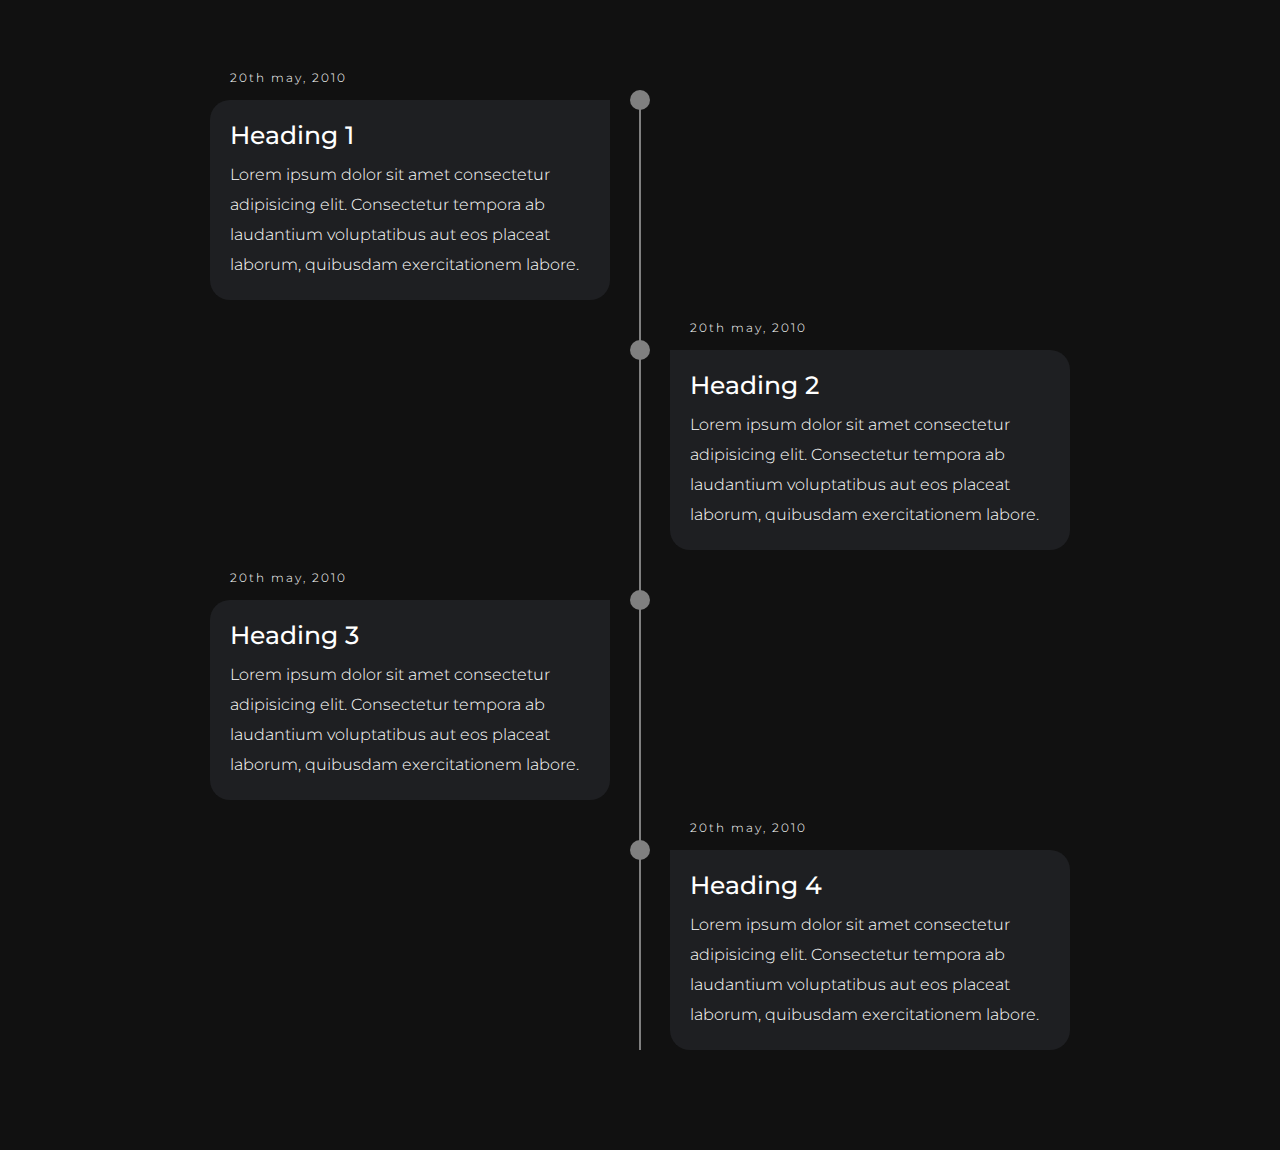
<file: websiteArtq/belajar.html>
<!DOCTYPE html>
<html lang="en">

<head>
    <meta charset="UTF-8">
    <meta http-equiv="X-UA-Compatible" content="IE=edge">
    <meta name="viewport" content="width=device-width, initial-scale=1.0">
    <title>Document</title>

    <style>
        @import url("https://fonts.googleapis.com/css2?family=Montserrat:wght@300;500&display=swap");
        * {
            margin: 0;
            padding: 0;
            box-sizing: border-box;
        }
        
        html {
            font-family: "Montserrat";
        }
        
        .container {
            min-height: 100vh;
            width: 100%;
            display: flex;
            align-items: center;
            justify-content: center;
            padding: 100px 0;
            background-color: #111;
        }
        
        .timeline {
            width: 80%;
            height: auto;
            max-width: 800px;
            margin: 0 auto;
            position: relative;
        }
        
        .timeline ul {
            list-style: none;
        }
        
        .timeline ul li {
            padding: 20px;
            background-color: #1e1f22;
            color: white;
            border-radius: 10px;
            margin-bottom: 20px;
        }
        
        .timeline ul li:last-child {
            margin-bottom: 0;
        }
        
        .timeline-content h1 {
            font-weight: 500;
            font-size: 25px;
            line-height: 30px;
            margin-bottom: 10px;
        }
        
        .timeline-content p {
            font-size: 16px;
            line-height: 30px;
            font-weight: 300;
        }
        
        .timeline-content .date {
            font-size: 12px;
            font-weight: 300;
            margin-bottom: 10px;
            letter-spacing: 2px;
        }
        
        @media only screen and (min-width: 768px) {
            .timeline:before {
                content: "";
                position: absolute;
                top: 0;
                left: 50%;
                transform: translateX(-50%);
                width: 2px;
                height: 100%;
                background-color: gray;
            }
            .timeline ul li {
                width: 50%;
                position: relative;
                margin-bottom: 50px;
            }
            .timeline ul li:nth-child(odd) {
                float: left;
                clear: right;
                transform: translateX(-30px);
                border-radius: 20px 0px 20px 20px;
            }
            .timeline ul li:nth-child(even) {
                float: right;
                clear: left;
                transform: translateX(30px);
                border-radius: 0px 20px 20px 20px;
            }
            .timeline ul li::before {
                content: "";
                position: absolute;
                height: 20px;
                width: 20px;
                border-radius: 50%;
                background-color: gray;
                top: 0px;
            }
            .timeline ul li:nth-child(odd)::before {
                transform: translate(50%, -50%);
                right: -30px;
            }
            .timeline ul li:nth-child(even)::before {
                transform: translate(-50%, -50%);
                left: -30px;
            }
            .timeline-content .date {
                position: absolute;
                top: -30px;
            }
            .timeline ul li:hover::before {
                background-color: aqua;
            }
        }
    </style>
</head>

<body>

    <div class="container">
        <div class="timeline">
            <ul>
                <li>
                    <div class="timeline-content">
                        <h3 class="date">20th may, 2010</h3>
                        <h1>Heading 1</h1>
                        <p>Lorem ipsum dolor sit amet consectetur adipisicing elit. Consectetur tempora ab laudantium voluptatibus aut eos placeat laborum, quibusdam exercitationem labore.</p>
                    </div>
                </li>
                <li>
                    <div class="timeline-content">
                        <h3 class="date">20th may, 2010</h3>
                        <h1>Heading 2</h1>
                        <p>Lorem ipsum dolor sit amet consectetur adipisicing elit. Consectetur tempora ab laudantium voluptatibus aut eos placeat laborum, quibusdam exercitationem labore.</p>
                    </div>
                </li>
                <li>
                    <div class="timeline-content">
                        <h3 class="date">20th may, 2010</h3>
                        <h1>Heading 3</h1>
                        <p>Lorem ipsum dolor sit amet consectetur adipisicing elit. Consectetur tempora ab laudantium voluptatibus aut eos placeat laborum, quibusdam exercitationem labore.</p>
                    </div>
                </li>
                <li>
                    <div class="timeline-content">
                        <h3 class="date">20th may, 2010</h3>
                        <h1>Heading 4</h1>
                        <p>Lorem ipsum dolor sit amet consectetur adipisicing elit. Consectetur tempora ab laudantium voluptatibus aut eos placeat laborum, quibusdam exercitationem labore.</p>
                    </div>
                </li>
            </ul>
        </div>
    </div>
</body>

</html>
</file>
